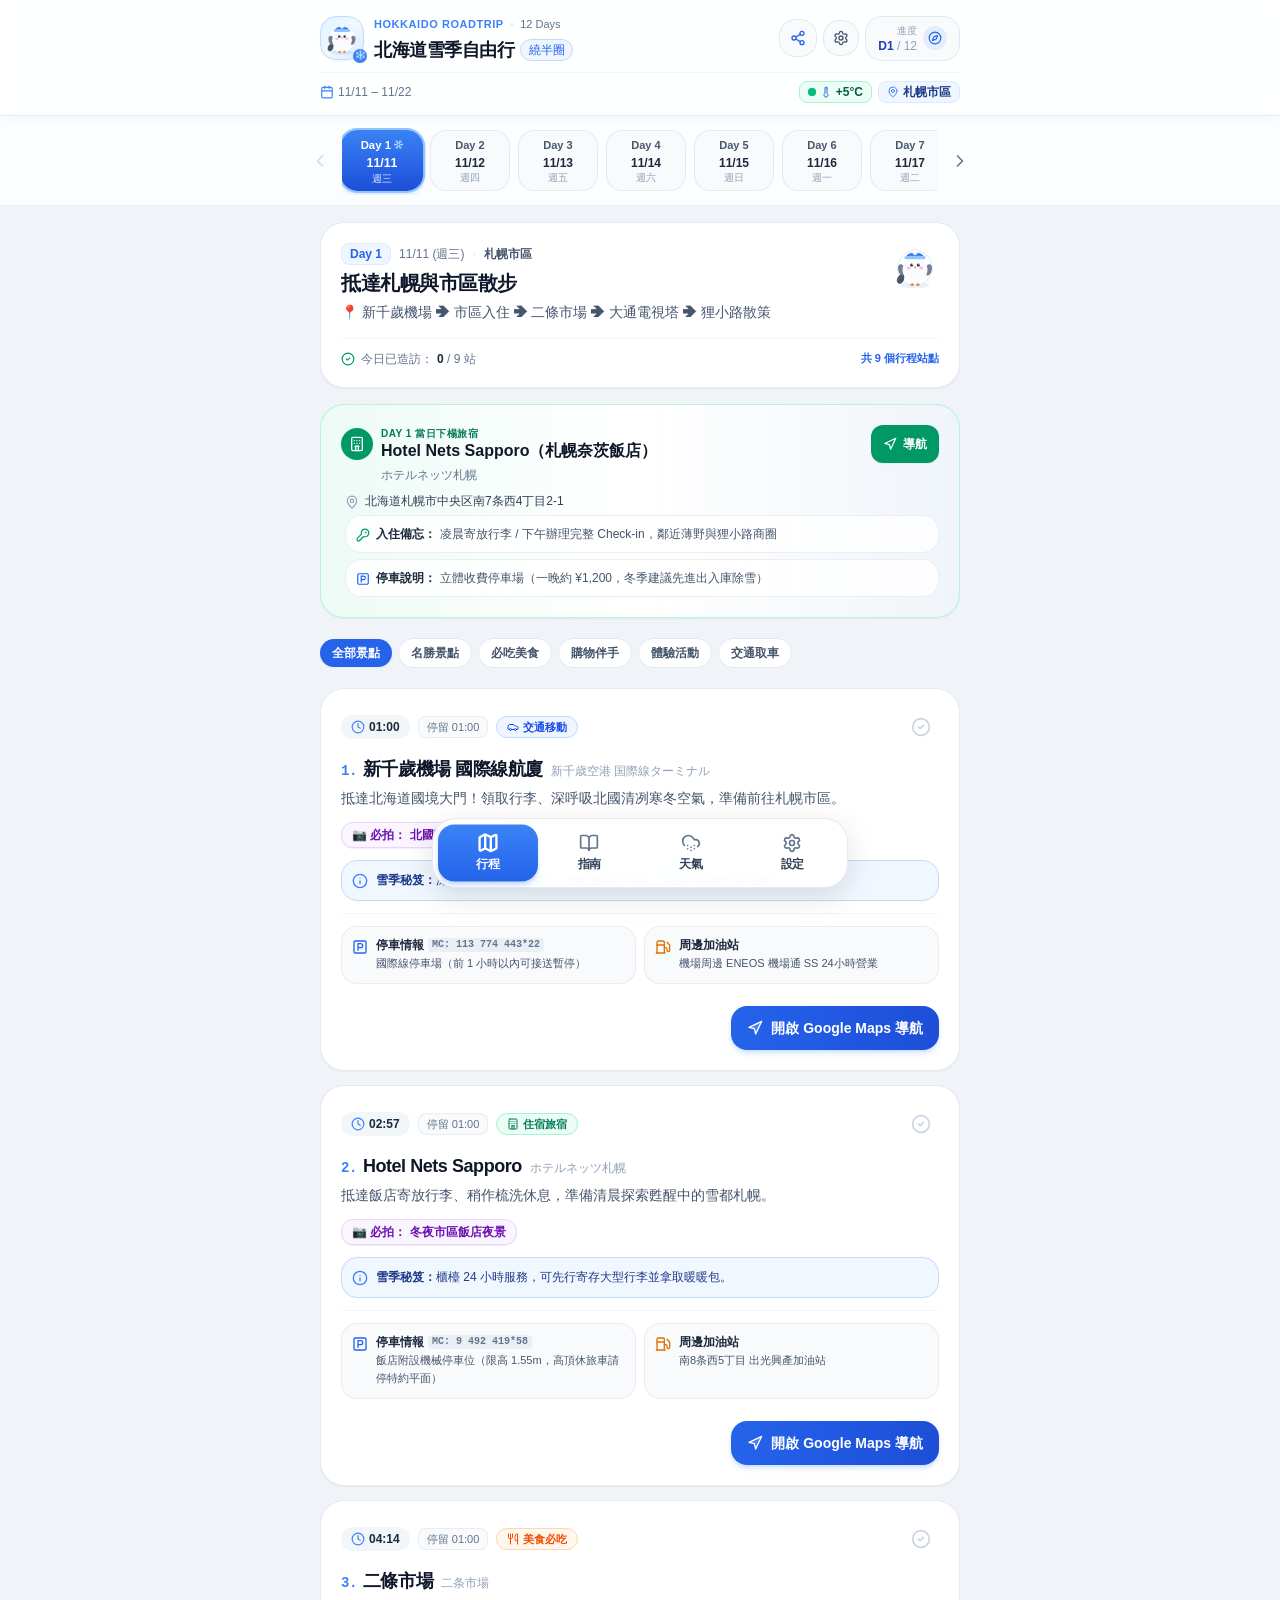
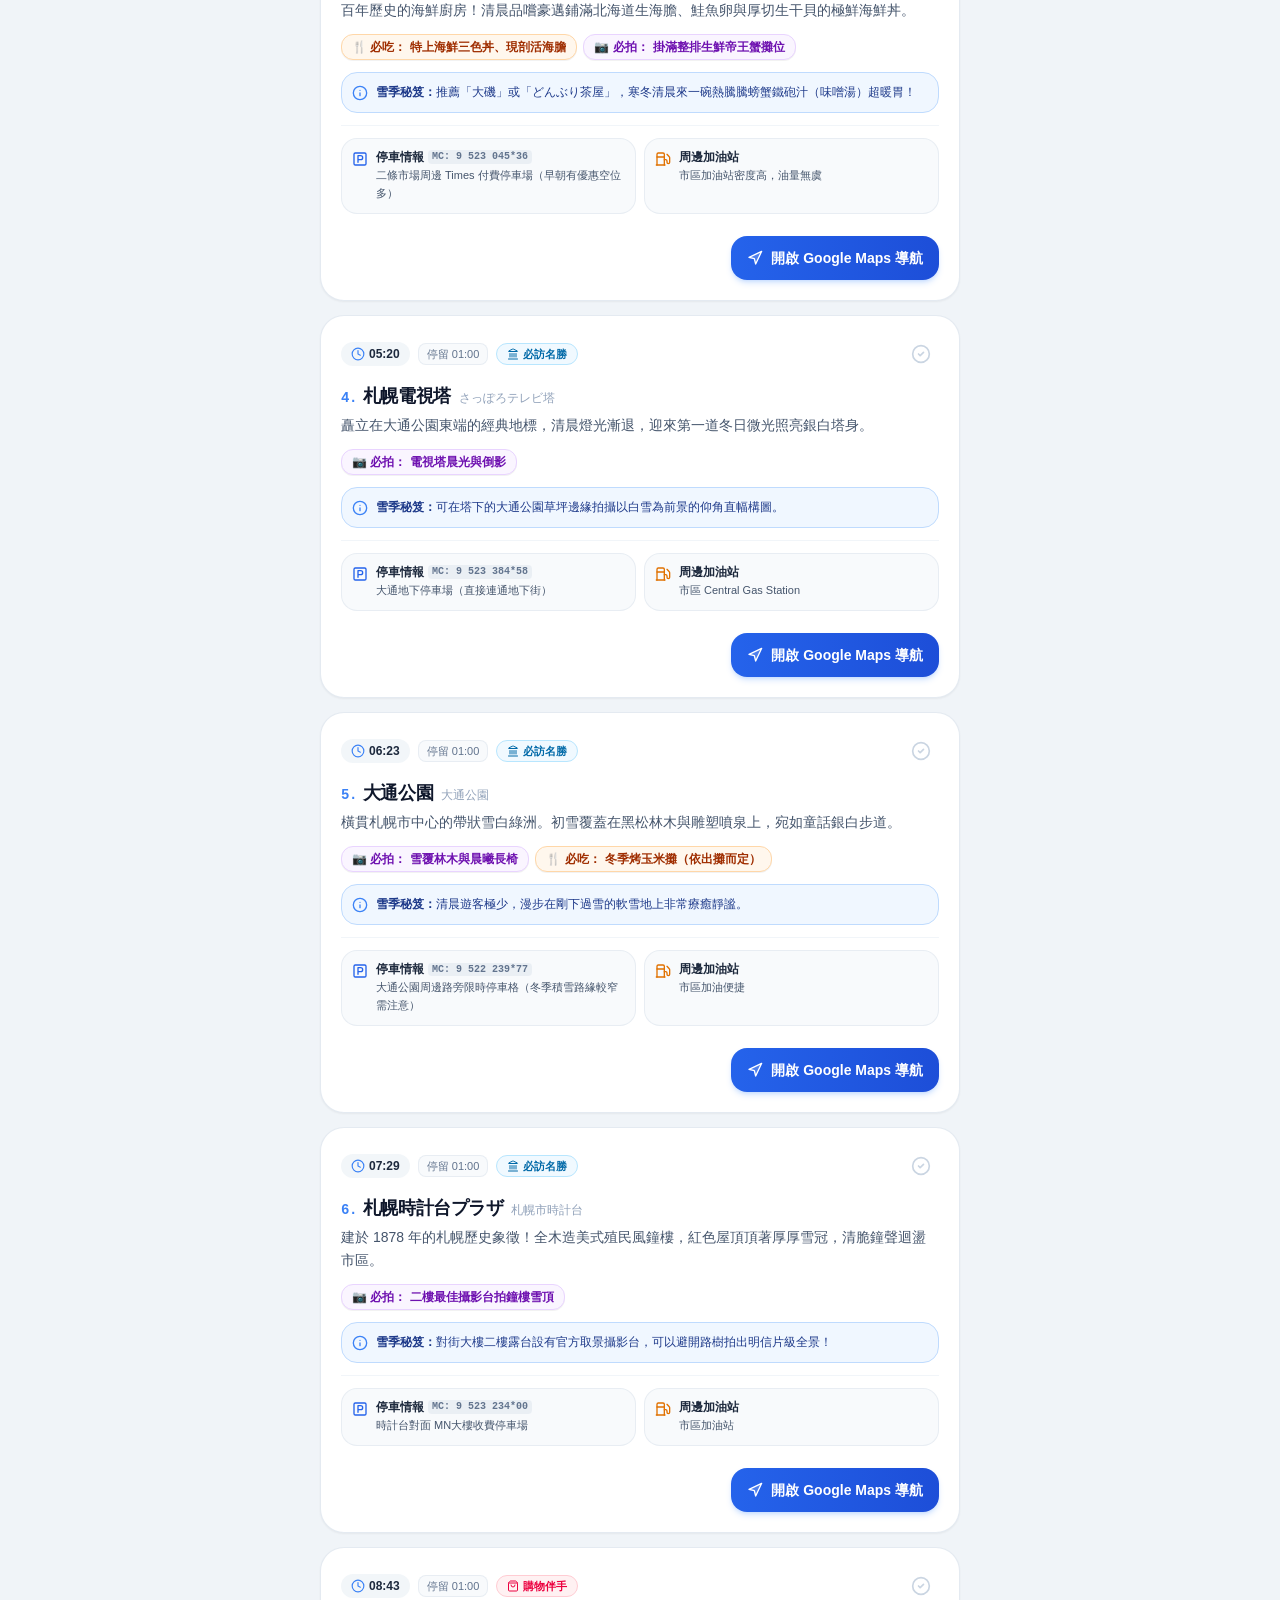
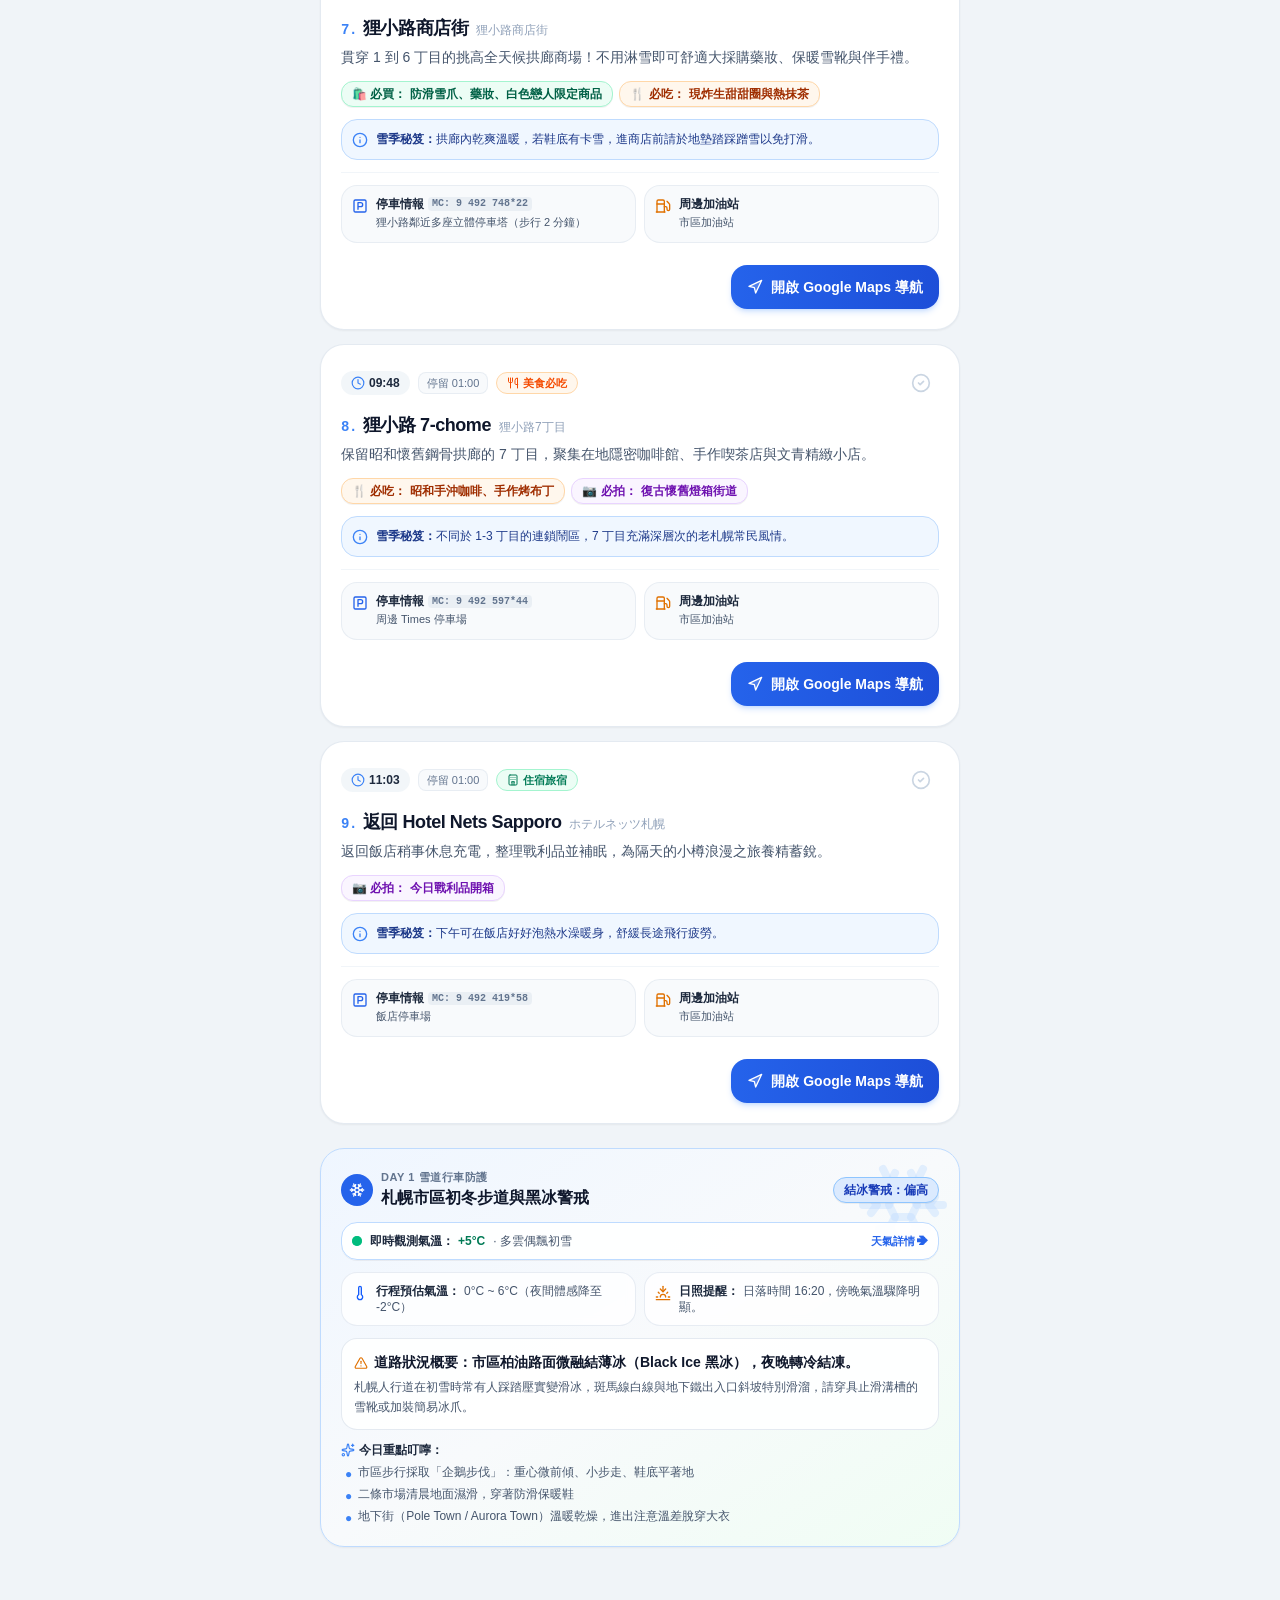
<file: release/index.html>
<!doctype html>
<html lang="zh-TW">
  <head>
    <meta charset="UTF-8" />
    <meta name="viewport" content="width=device-width, initial-scale=1.0, maximum-scale=1.0, user-scalable=no, viewport-fit=cover" />
    <title>北海道雪季自由行 12Days</title>
    <meta name="description" content="日式風格北海道雪季12日自由行隨身導覽App，包含精確每日時間動線、景點推薦、Google Maps導航、加油停車情報與雪況即時提示。" />
    <meta property="og:title" content="北海道雪季自由行 12Days" />
    <meta property="og:description" content="日式風格北海道雪季12日自由行隨身導覽App，包含精確每日時間動線、景點推薦、Google Maps導航、加油停車情報與雪況即時提示。" />
    <meta property="og:type" content="website" />
    <meta name="twitter:card" content="summary_large_image" />
    <link rel="preconnect" href="https://fonts.googleapis.com">
    <link rel="preconnect" href="https://fonts.gstatic.com" crossorigin>
    <link href="https://fonts.googleapis.com/css2?family=Zen+Maru+Gothic:wght@400;500;700;900&display=swap" rel="stylesheet">
    <script type="module" crossorigin src="./assets/index-B55SkrYL.js"></script>
    <link rel="stylesheet" crossorigin href="./assets/index-DEne_ezR.css">
  </head>
  <body class="bg-[#F0F4F8] text-slate-800 antialiased selection:bg-[#4F86C6]/20 selection:text-[#1E3A8A]">
    <div id="root"></div>
  </body>
</html>
</file>
